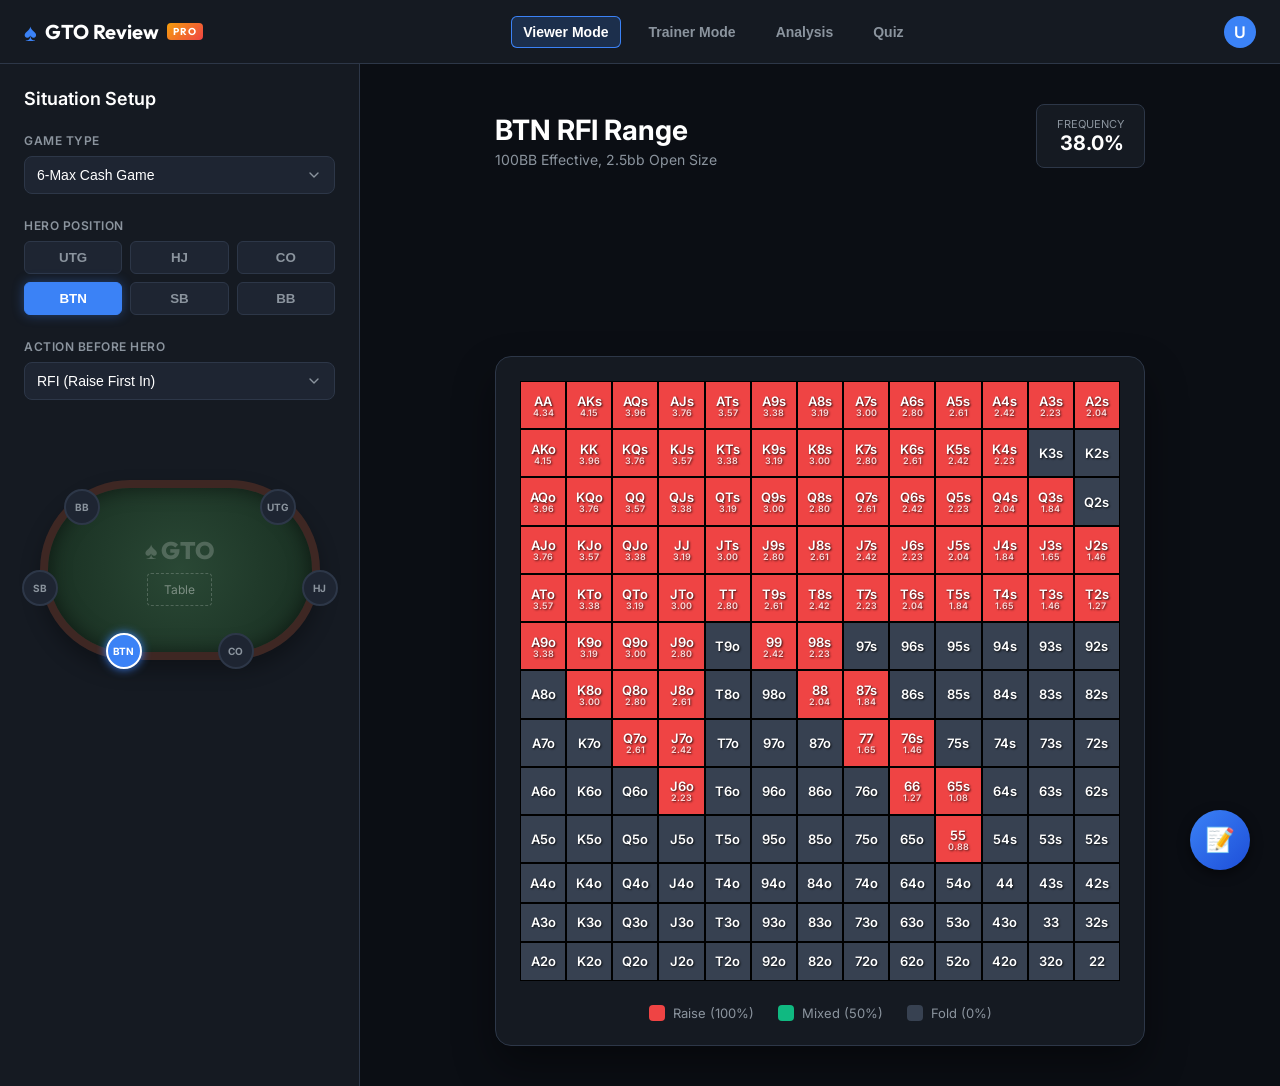
<file: index.html>
<!DOCTYPE html>
<html lang="zh-TW">
<head>
    <meta charset="UTF-8">
    <meta name="viewport" content="width=device-width, initial-scale=1.0">
    <title>GTO Review Pro</title>
    <link rel="preconnect" href="https://fonts.googleapis.com">
    <link rel="preconnect" href="https://fonts.gstatic.com" crossorigin>
    <link href="https://fonts.googleapis.com/css2?family=Inter:wght@300;400;600;800&family=Outfit:wght@400;700&display=swap" rel="stylesheet">
    <link rel="stylesheet" href="styles/index.css">
</head>
<body>
    <header class="app-header">
        <div class="logo">
            <span class="logo-icon">♠️</span> GTO Review <span class="badge">Pro</span>
        </div>
        <nav class="main-nav">
            <button class="nav-btn active" id="nav-viewer">Viewer Mode</button>
            <button class="nav-btn" id="nav-trainer">Trainer Mode</button>
            <button class="nav-btn" id="nav-analysis">Analysis</button>
            <button class="nav-btn" id="nav-quiz">Quiz</button>
        </nav>
        <div class="user-profile">
            <div class="avatar">U</div>
        </div>
    </header>

    <main class="app-container">
        <!-- Left Panel: Settings & Table -->
        <section class="left-panel">
            <div class="panel-header">
                <h2>Situation Setup</h2>
            </div>
            
            <div class="control-group">
                <label>Game Type</label>
                <select class="premium-select" id="game-type">
                    <option value="6MAX">6-Max Cash Game</option>
                    <option value="9MAX">9-Max Full Ring</option>
                    <option value="MTT_20BB">MTT 20BB</option>
                    <option value="MTT_40BB">MTT 40BB</option>
                </select>
            </div>

            <div class="control-group">
                <label>Hero Position</label>
                <div class="position-selector" id="position-selector">
                    <button class="pos-btn" data-pos="UTG">UTG</button>
                    <button class="pos-btn" data-pos="UTG1" style="display:none;">UTG+1</button>
                    <button class="pos-btn" data-pos="UTG2" style="display:none;">UTG+2</button>
                    <button class="pos-btn" data-pos="LJ" style="display:none;">LJ</button>
                    <button class="pos-btn" data-pos="HJ">HJ</button>
                    <button class="pos-btn" data-pos="CO">CO</button>
                    <button class="pos-btn active" data-pos="BTN">BTN</button>
                    <button class="pos-btn" data-pos="SB">SB</button>
                    <button class="pos-btn" data-pos="BB">BB</button>
                </div>
            </div>

            <div class="control-group">
                <label>Action Before Hero</label>
                <select class="premium-select" id="action-before">
                    <option value="RFI">RFI (Raise First In)</option>
                    <option value="VS_OPEN">vs Open</option>
                    <option value="VS_3BET">vs 3-Bet</option>
                </select>
            </div>

            <!-- Mini Poker Table Graphic -->
            <div class="poker-table-container">
                <div class="poker-table is-6max">
                    <div class="table-felt">
                        <div class="table-logo">♠️ GTO</div>
                        <div class="community-cards placeholder">
                            <span>Table</span>
                        </div>
                    </div>
                    <!-- Seats -->
                    <div class="seat utg" data-pos="UTG">UTG</div>
                    <div class="seat utg1" data-pos="UTG1" style="display:none;">U1</div>
                    <div class="seat utg2" data-pos="UTG2" style="display:none;">U2</div>
                    <div class="seat lj" data-pos="LJ" style="display:none;">LJ</div>
                    <div class="seat hj" data-pos="HJ">HJ</div>
                    <div class="seat co" data-pos="CO">CO</div>
                    <div class="seat btn active" data-pos="BTN">BTN</div>
                    <div class="seat sb" data-pos="SB">SB</div>
                    <div class="seat bb" data-pos="BB">BB</div>
                </div>
            </div>
        </section>

        <!-- Right Panel -->
        <section class="right-panel">
            
            <!-- VIEWER MODE -->
            <div id="viewer-view">
                <div class="matrix-header">
                    <div>
                        <h2 id="current-range-title">BTN RFI Range</h2>
                        <p class="subtitle" id="range-subtitle">100BB Effective, 2.5bb Open Size</p>
                    </div>
                    <div class="range-stats">
                        <div class="stat-box">
                            <span class="stat-label">Frequency</span>
                            <span class="stat-value" id="raise-freq">0.0%</span>
                        </div>
                    </div>
                </div>

                <!-- Hover Details Panel -->
                <div class="hover-details" id="hover-details" style="margin-top: 0; margin-bottom: 24px;">
                    <div style="display: flex; justify-content: space-between; align-items: center; margin-bottom: 12px;">
                        <div class="hover-hand" style="margin-bottom: 0;">Select a hand</div>
                        <div style="text-align: right;">
                            <div class="hover-equity" id="hover-equity" style="font-size: 12px; color: var(--text-secondary); margin-bottom: 2px;">Win Rate: --%</div>
                            <div class="hover-ev" id="hover-ev" style="font-size: 14px; font-weight: 700; color: #10B981;">EV: +0.00</div>
                        </div>
                    </div>
                    <div class="hover-actions">
                        <div class="action-bar-container">
                            <div class="action-bar-label">Raise</div>
                            <div class="action-bar-bg">
                                <div class="action-bar-fill fill-raise" style="width: 0%" id="hover-raise-fill"></div>
                            </div>
                            <div class="action-bar-pct" id="hover-raise-pct">0%</div>
                        </div>
                        <div class="action-bar-container">
                            <div class="action-bar-label">Fold</div>
                            <div class="action-bar-bg">
                                <div class="action-bar-fill fill-fold" style="width: 100%" id="hover-fold-fill"></div>
                            </div>
                            <div class="action-bar-pct" id="hover-fold-pct">100%</div>
                        </div>
                    </div>
                </div>

                <div class="matrix-container">
                    <div class="range-matrix" id="range-matrix">
                        <!-- Matrix cells will be generated by JS -->
                    </div>
                    <div class="legend">
                        <div class="legend-item">
                            <div class="color-box color-raise"></div>
                            <span>Raise (100%)</span>
                        </div>
                        <div class="legend-item">
                            <div class="color-box color-mixed"></div>
                            <span>Mixed (50%)</span>
                        </div>
                        <div class="legend-item">
                            <div class="color-box color-fold"></div>
                            <span>Fold (0%)</span>
                        </div>
                    </div>
                </div>
            </div>

            <!-- TRAINER MODE -->
            <div id="trainer-view" class="hidden">
                <div class="trainer-header">
                    <h2>Trainer Mode</h2>
                    <div class="header-stats">
                        <select class="premium-select" id="trainer-timer-setting" style="margin-right: 16px; padding: 4px 12px; font-size: 13px; min-width: 130px; height: 32px; background-color: var(--bg-main);">
                            <option value="100">10s (Blitz)</option>
                            <option value="300">30s (Standard)</option>
                            <option value="600">60s (Thinker)</option>
                            <option value="999999">Infinite</option>
                        </select>
                        <div class="streak-board hidden" id="streak-board">
                            🔥 <span id="trainer-streak">0</span>
                        </div>
                        <div class="score-board">
                            Score: <span id="trainer-score">0</span> / <span id="trainer-total">0</span>
                        </div>
                    </div>
                </div>
                <div class="trainer-board">
                    <div class="timer-container" id="timer-container">
                        <div class="timer-bar" id="timer-bar"></div>
                    </div>
                    <div class="scenario-badge" id="trainer-scenario">Scenario...</div>
                    
                    <div class="playing-cards board-cards hidden" id="trainer-board">
                        <!-- Flop/Turn/River cards injected by JS -->
                    </div>
                    
                    <div class="playing-cards" id="trainer-cards">
                        <!-- Hole cards injected by JS -->
                    </div>
                    <div class="hand-name" id="trainer-hand-name">-</div>
                </div>

                <div class="trainer-controls">
                    <button class="action-btn bet-btn hidden" id="btn-bet">Bet</button>
                    <button class="action-btn call-btn hidden" id="btn-check">Check</button>
                    <button class="action-btn raise-btn" id="btn-raise">Raise</button>
                    <button class="action-btn call-btn" id="btn-call">Call</button>
                    <button class="action-btn fold-btn" id="btn-fold">Fold</button>
                </div>

                <div class="trainer-feedback hidden" id="trainer-feedback">
                    <h3 id="feedback-title">Feedback</h3>
                    <p id="feedback-desc">-</p>
                    <button class="next-btn" id="btn-next">Next Hand</button>
                </div>
            </div>

            <!-- QUIZ MODE -->
            <div id="quiz-view" class="hidden">
                <div class="trainer-header">
                    <h2>Probability Quiz</h2>
                    <div class="header-stats">
                        <div class="score-board">
                            Score: <span id="quiz-score">0</span> / <span id="quiz-total">0</span>
                        </div>
                    </div>
                </div>
                <div class="trainer-board">
                    <div class="scenario-badge" id="quiz-scenario">Scenario</div>
                    <p class="quiz-question" id="quiz-question-text">Question?</p>
                    <div class="playing-cards board-cards" id="quiz-board"></div>
                    <div class="playing-cards" id="quiz-hand"></div>
                </div>
                <div class="quiz-controls" id="quiz-options">
                    <!-- Options injected by JS -->
                </div>
                <div class="trainer-feedback hidden" id="quiz-feedback">
                    <h3 id="quiz-feedback-title">Result</h3>
                    <p id="quiz-feedback-desc">Explanation.</p>
                    <button class="next-btn" id="btn-quiz-next">Next Question</button>
                </div>
            </div>

            <!-- ANALYSIS MODE -->
            <div id="analysis-view" class="hidden">
                <div class="analysis-header" style="display: flex; justify-content: space-between; align-items: center; width: 100%; max-width: 700px;">
                    <h2>Mistake Analysis (Weakness Report)</h2>
                    <button class="action-btn" id="btn-clear-mistakes" style="font-size: 14px; padding: 6px 12px; background: #EF4444; border: none; max-width: 150px; flex: none; box-shadow: none;">Clear History</button>
                </div>
                <div class="analysis-content" id="analysis-report" style="margin-bottom: 40px; width: 100%; max-width: 700px;">
                    <!-- Injected by JS -->
                </div>

                <div class="analysis-header" style="border-top: 1px solid var(--border-color); padding-top: 32px;">
                    <h2>Custom Range Editor</h2>
                    <div class="editor-controls">
                        <select class="premium-select" id="edit-action">
                            <option value="100">Raise (100%)</option>
                            <option value="50">Mixed (50%)</option>
                            <option value="0">Fold (0%)</option>
                        </select>
                        <button class="action-btn" id="btn-save-range">Save Range</button>
                        <button class="action-btn" id="btn-clear-range">Clear</button>
                    </div>
                </div>
                <div class="matrix-container">
                    <div class="range-matrix" id="edit-matrix">
                        <!-- Matrix cells will be generated by JS -->
                    </div>
                </div>
            </div>

        </section>
        
        <!-- Floating Notes Widget -->
        <button class="floating-btn" id="btn-toggle-notes" title="Study Scratchpad">📝</button>
        <div class="notes-panel" id="notes-panel">
            <div class="notes-header">
                <h3>Study Scratchpad</h3>
                <button id="btn-close-notes">✕</button>
            </div>
            <textarea id="notes-textarea" placeholder="Jot down your opponent reads, math calculations, or insights here... (Auto-saves to local storage)"></textarea>
        </div>
    </main>

    <!-- Data -->
    <script src="data/preflop_ranges.js"></script>
    <script src="data/postflop_scenarios.js"></script>
    
    <!-- Modules -->
    <script src="src/core.js"></script>
    <script src="src/viewer.js"></script>
    <script src="src/editor.js"></script>
    <script src="src/analysis.js"></script>
    <script src="src/trainer.js"></script>
    <script src="src/quiz.js"></script>
    <script src="src/notes.js"></script>
</body>
</html>
</file>
<file: styles/index.css>
:root {
    --bg-main: #0B0E14;
    --bg-panel: #151A22;
    --bg-card: #1E2532;
    --text-primary: #FFFFFF;
    --text-secondary: #8B949E;
    --accent-blue: #3B82F6;
    --accent-blue-hover: #60A5FA;
    --border-color: #2D3748;
    
    /* Range Colors */
    --color-raise: #EF4444; /* Red for raise */
    --color-mixed: #10B981; /* Green for call/mixed */
    --color-fold: #374151;  /* Gray for fold */

    --color-suit-s: #3B82F6;
    --color-suit-h: #EF4444;
    --color-suit-d: #F59E0B;
    --color-suit-c: #10B981;
}

* {
    box-sizing: border-box;
    margin: 0;
    padding: 0;
}

body {
    font-family: 'Inter', sans-serif;
    background-color: var(--bg-main);
    color: var(--text-primary);
    min-height: 100vh;
    display: flex;
    flex-direction: column;
}

/* Header */
.app-header {
    height: 64px;
    background-color: var(--bg-panel);
    border-bottom: 1px solid var(--border-color);
    display: flex;
    align-items: center;
    justify-content: space-between;
    padding: 0 24px;
}

.logo {
    font-family: 'Outfit', sans-serif;
    font-weight: 700;
    font-size: 20px;
    display: flex;
    align-items: center;
    gap: 8px;
}

.logo-icon {
    color: var(--accent-blue);
    font-size: 24px;
}

.badge {
    background: linear-gradient(135deg, #F59E0B, #EF4444);
    font-size: 10px;
    padding: 2px 6px;
    border-radius: 4px;
    text-transform: uppercase;
    letter-spacing: 1px;
}

.main-nav {
    display: flex;
    gap: 16px;
}

.nav-btn {
    background: transparent;
    border: none;
    color: var(--text-secondary);
    font-size: 14px;
    font-weight: 600;
    cursor: pointer;
    padding: 8px 12px;
    border-radius: 6px;
    transition: all 0.2s ease;
}

.nav-btn:hover {
    color: var(--text-primary);
    background: rgba(255, 255, 255, 0.05);
}

.nav-btn.active {
    color: var(--text-primary);
    background: rgba(59, 130, 246, 0.2);
    box-shadow: inset 0 0 0 1px var(--accent-blue);
}

.user-profile .avatar {
    width: 32px;
    height: 32px;
    border-radius: 50%;
    background-color: var(--accent-blue);
    display: flex;
    align-items: center;
    justify-content: center;
    font-weight: 600;
}

/* Main Layout */
.app-container {
    display: flex;
    flex: 1;
    overflow: hidden;
}

/* Left Panel */
.left-panel {
    width: 360px;
    background-color: var(--bg-panel);
    border-right: 1px solid var(--border-color);
    padding: 24px;
    display: flex;
    flex-direction: column;
    gap: 24px;
    overflow-y: auto;
}

.panel-header h2 {
    font-size: 18px;
    font-weight: 600;
}

.control-group {
    display: flex;
    flex-direction: column;
    gap: 8px;
}

.control-group label {
    font-size: 12px;
    color: var(--text-secondary);
    text-transform: uppercase;
    letter-spacing: 0.5px;
    font-weight: 600;
}

.premium-select {
    background-color: var(--bg-card);
    border: 1px solid var(--border-color);
    color: var(--text-primary);
    padding: 10px 12px;
    border-radius: 8px;
    font-size: 14px;
    outline: none;
    cursor: pointer;
    transition: border-color 0.2s;
    appearance: none;
    background-image: url("data:image/svg+xml;charset=UTF-8,%3csvg xmlns='http://www.w3.org/2000/svg' viewBox='0 0 24 24' fill='none' stroke='%238B949E' stroke-width='2' stroke-linecap='round' stroke-linejoin='round'%3e%3cpolyline points='6 9 12 15 18 9'%3e%3c/polyline%3e%3c/svg%3e");
    background-repeat: no-repeat;
    background-position: right 12px center;
    background-size: 16px;
}

.premium-select:focus {
    border-color: var(--accent-blue);
}

.premium-select:disabled {
    opacity: 0.5;
    cursor: not-allowed;
}

.position-selector {
    display: grid;
    grid-template-columns: repeat(3, 1fr);
    gap: 8px;
}

.pos-btn {
    background-color: var(--bg-card);
    border: 1px solid var(--border-color);
    color: var(--text-secondary);
    padding: 8px;
    border-radius: 6px;
    cursor: pointer;
    font-weight: 600;
    transition: all 0.2s;
}

.pos-btn:hover {
    background-color: rgba(255, 255, 255, 0.05);
}

.pos-btn.active {
    background-color: var(--accent-blue);
    color: white;
    border-color: var(--accent-blue);
    box-shadow: 0 0 12px rgba(59, 130, 246, 0.4);
}

/* Poker Table UI */
.poker-table-container {
    margin-top: 32px;
    padding-top: 24px;
    padding-bottom: 24px;
    display: flex;
    justify-content: center;
}

.poker-table {
    position: relative;
    width: 280px;
    height: 180px;
}

.table-felt {
    width: 100%;
    height: 100%;
    background: radial-gradient(circle, #2A4835 0%, #172D20 100%);
    border-radius: 90px;
    border: 8px solid #3E2723;
    box-shadow: inset 0 0 20px rgba(0,0,0,0.5), 0 10px 20px rgba(0,0,0,0.3);
    display: flex;
    flex-direction: column;
    align-items: center;
    justify-content: center;
}

.table-logo {
    opacity: 0.2;
    font-family: 'Outfit', sans-serif;
    font-weight: 800;
    font-size: 24px;
    margin-bottom: 8px;
}

.community-cards.placeholder {
    border: 1px dashed rgba(255,255,255,0.2);
    border-radius: 4px;
    padding: 8px 16px;
    font-size: 12px;
    color: rgba(255,255,255,0.4);
}

.seat {
    position: absolute;
    width: 36px;
    height: 36px;
    background-color: var(--bg-card);
    border: 2px solid var(--border-color);
    border-radius: 50%;
    display: flex;
    align-items: center;
    justify-content: center;
    font-size: 10px;
    font-weight: bold;
    color: var(--text-secondary);
    transition: all 0.3s;
}

.seat.active {
    background-color: var(--accent-blue);
    border-color: white;
    color: white;
    box-shadow: 0 0 10px var(--accent-blue);
}

/* Seat positions */
.seat {
    position: absolute;
    width: 36px;
    height: 36px;
    background-color: var(--bg-card);
    border: 2px solid var(--border-color);
    border-radius: 50%;
    display: flex;
    align-items: center;
    justify-content: center;
    font-size: 10px;
    font-weight: bold;
    color: var(--text-secondary);
    transition: all 0.3s;
    margin-left: -18px; /* Center adjustment */
    margin-top: -18px;
}

.seat.active {
    background-color: var(--accent-blue);
    border-color: white;
    color: white;
    box-shadow: 0 0 10px var(--accent-blue);
}

/* Base default positions (fallback) */
.utg { top: 10%; left: 85%; }
.utg1 { top: 30%; left: 100%; }
.utg2 { top: 60%; left: 100%; }
.lj { bottom: 10%; left: 85%; }
.hj { bottom: -10px; left: 70%; }
.co { bottom: -10px; left: 30%; }
.btn { bottom: 10%; left: 15%; }
.sb { top: 60%; left: 0%; }
.bb { top: 30%; left: 0%; }

/* 6-Max Layout */
.poker-table.is-6max .bb { top: 15%; left: 15%; }
.poker-table.is-6max .sb { top: 60%; left: 0%; }
.poker-table.is-6max .btn { top: 95%; left: 30%; }
.poker-table.is-6max .co { top: 95%; left: 70%; }
.poker-table.is-6max .hj { top: 60%; left: 100%; }
.poker-table.is-6max .utg { top: 15%; left: 85%; }

/* 9-Max Layout */
.poker-table.is-9max .bb { top: 15%; left: 15%; }
.poker-table.is-9max .sb { top: 40%; left: 0%; }
.poker-table.is-9max .btn { top: 75%; left: 5%; }
.poker-table.is-9max .co { top: 95%; left: 30%; }
.poker-table.is-9max .hj { top: 95%; left: 70%; }
.poker-table.is-9max .lj { top: 75%; left: 95%; }
.poker-table.is-9max .utg2 { top: 40%; left: 100%; }
.poker-table.is-9max .utg1 { top: 15%; left: 85%; }
.poker-table.is-9max .utg { top: 0%; left: 50%; }


/* Right Panel */
.right-panel {
    flex: 1;
    padding: 40px;
    display: flex;
    flex-direction: column;
    align-items: center;
    overflow-y: auto;
}

.matrix-header {
    width: 100%;
    max-width: 700px;
    display: flex;
    justify-content: space-between;
    align-items: flex-end;
    margin-bottom: 24px;
}

.matrix-header h2 {
    font-size: 28px;
    font-weight: 700;
    margin-bottom: 4px;
}

.subtitle {
    color: var(--text-secondary);
    font-size: 14px;
}

.stat-box {
    background: var(--bg-panel);
    border: 1px solid var(--border-color);
    padding: 12px 20px;
    border-radius: 8px;
    display: flex;
    flex-direction: column;
    align-items: flex-end;
}

.stat-label {
    font-size: 11px;
    color: var(--text-secondary);
    text-transform: uppercase;
}

.stat-value {
    font-size: 20px;
    font-weight: 700;
    color: var(--text-primary);
}

.matrix-container {
    background: var(--bg-panel);
    padding: 24px;
    border-radius: 16px;
    border: 1px solid var(--border-color);
    box-shadow: 0 20px 40px rgba(0,0,0,0.4);
}

.range-matrix {
    display: grid;
    grid-template-columns: repeat(13, 1fr);
    gap: 2px;
    width: 600px;
    height: 600px;
    background-color: #000;
    border: 1px solid #000;
}

.hand-cell {
    position: relative;
    background-color: var(--color-fold);
    display: flex;
    align-items: center;
    justify-content: center;
    font-size: 13px;
    font-weight: 600;
    cursor: pointer;
    user-select: none;
    transition: transform 0.1s;
    overflow: hidden;
}

.hand-cell:hover {
    transform: scale(1.1);
    z-index: 10;
    box-shadow: 0 0 10px rgba(0,0,0,0.5);
    border-radius: 4px;
}

.hand-cell .fill {
    position: absolute;
    bottom: 0;
    left: 0;
    width: 100%;
    background-color: var(--color-raise);
    z-index: 1;
}

.hand-cell span {
    position: relative;
    z-index: 2;
    text-shadow: 1px 1px 2px rgba(0,0,0,0.8);
}

/* Legend */
.legend {
    display: flex;
    justify-content: center;
    gap: 24px;
    margin-top: 24px;
}

.legend-item {
    display: flex;
    align-items: center;
    gap: 8px;
    font-size: 13px;
    color: var(--text-secondary);
}

.color-box {
    width: 16px;
    height: 16px;
    border-radius: 4px;
}

.color-raise { background-color: var(--color-raise); }
.color-mixed { background-color: var(--color-mixed); }
.color-fold { background-color: var(--color-fold); }

/* Hover Details Panel */
.hover-details {
    margin-top: 32px;
    width: 100%;
    max-width: 700px;
    background: var(--bg-panel);
    border: 1px solid var(--border-color);
    border-radius: 12px;
    padding: 24px;
    display: flex;
    align-items: center;
    gap: 32px;
    opacity: 0;
    transition: opacity 0.2s;
}

.hover-details.visible {
    opacity: 1;
}

.hover-hand {
    font-size: 32px;
    font-weight: 800;
    width: 100px;
    text-align: center;
}

.hover-actions {
    flex: 1;
    display: flex;
    flex-direction: column;
    gap: 12px;
}

.action-bar-container {
    display: flex;
    align-items: center;
    gap: 16px;
}

.action-bar-label {
    width: 60px;
    font-size: 14px;
    font-weight: 600;
}

.action-bar-bg {
    flex: 1;
    height: 12px;
    background-color: var(--bg-card);
    border-radius: 6px;
    overflow: hidden;
}

.action-bar-fill {
    height: 100%;
    transition: width 0.3s ease;
}

.fill-raise { background-color: var(--color-raise); }
.fill-fold { background-color: var(--color-fold); }

.action-bar-pct {
    width: 40px;
    text-align: right;
    font-size: 14px;
    font-weight: 600;
}

/* =========================================
   Trainer Mode Styles
   ========================================= */

.hidden {
    display: none !important;
}

#trainer-view {
    width: 100%;
    max-width: 800px;
    display: flex;
    flex-direction: column;
    align-items: center;
    gap: 40px;
}

.trainer-header {
    width: 100%;
    display: flex;
    justify-content: space-between;
    align-items: center;
}

.trainer-header h2 {
    font-size: 28px;
    font-weight: 800;
    color: var(--accent-blue);
}

.header-stats {
    display: flex;
    gap: 16px;
    align-items: center;
}

.score-board {
    background: var(--bg-card);
    border: 1px solid var(--border-color);
    padding: 12px 24px;
    border-radius: 12px;
    font-size: 18px;
    font-weight: 700;
    box-shadow: 0 4px 12px rgba(0,0,0,0.2);
}

.streak-board {
    background: linear-gradient(135deg, rgba(239, 68, 68, 0.1), rgba(245, 158, 11, 0.1));
    border: 1px solid #F59E0B;
    color: #F59E0B;
    padding: 12px 20px;
    border-radius: 12px;
    font-size: 18px;
    font-weight: 800;
    box-shadow: 0 0 15px rgba(245, 158, 11, 0.2);
    animation: pulse 2s infinite;
}

@keyframes pulse {
    0% { box-shadow: 0 0 15px rgba(245, 158, 11, 0.2); }
    50% { box-shadow: 0 0 25px rgba(245, 158, 11, 0.5); }
    100% { box-shadow: 0 0 15px rgba(245, 158, 11, 0.2); }
}

#trainer-score {
    color: var(--color-mixed); /* Green */
}

/* Board Area */
.trainer-board {
    position: relative;
    display: flex;
    flex-direction: column;
    align-items: center;
    gap: 24px;
    background: radial-gradient(circle at top, #1E2532 0%, #151A22 100%);
    border: 1px solid var(--border-color);
    border-radius: 24px;
    padding: 48px;
    width: 100%;
    box-shadow: 0 20px 40px rgba(0,0,0,0.4);
    overflow: hidden;
}

.timer-container {
    position: absolute;
    top: 0;
    left: 0;
    width: 100%;
    height: 6px;
    background-color: var(--bg-main);
}

.timer-bar {
    height: 100%;
    width: 100%;
    background-color: var(--color-mixed); /* Starts green */
    transition: width 0.1s linear, background-color 0.5s ease;
}

.scenario-badge {
    background: rgba(59, 130, 246, 0.1);
    color: var(--accent-blue-hover);
    border: 1px solid var(--accent-blue);
    padding: 8px 16px;
    border-radius: 20px;
    font-weight: 600;
    font-size: 16px;
    letter-spacing: 1px;
}

/* Playing Cards */
.playing-cards {
    display: flex;
    gap: 16px;
}

.card {
    width: 100px;
    height: 140px;
    background-color: white;
    border-radius: 12px;
    display: flex;
    align-items: center;
    justify-content: center;
    font-size: 40px;
    font-weight: 800;
    box-shadow: 0 10px 20px rgba(0,0,0,0.3);
    border: 1px solid #E5E7EB;
    /* Basic colors, JS will override specific suits */
    color: #111827; 
}

.card.red {
    color: var(--color-suit-h);
}
.card.black {
    color: #111827;
}

.hand-name {
    font-size: 24px;
    font-weight: 700;
    color: var(--text-secondary);
}

/* Controls */
.trainer-controls {
    display: flex;
    gap: 24px;
    width: 100%;
    justify-content: center;
}

.action-btn {
    flex: 1;
    max-width: 200px;
    padding: 16px 24px;
    font-size: 20px;
    font-weight: 700;
    border: none;
    border-radius: 12px;
    cursor: pointer;
    transition: all 0.2s ease;
    text-transform: uppercase;
    letter-spacing: 1px;
    color: white;
}

.action-btn:active {
    transform: translateY(2px);
}

.raise-btn {
    background: linear-gradient(135deg, #EF4444, #B91C1C);
    box-shadow: 0 8px 16px rgba(239, 68, 68, 0.2);
}
.raise-btn:hover { background: linear-gradient(135deg, #F87171, #DC2626); }

.call-btn {
    background: linear-gradient(135deg, #10B981, #047857);
    box-shadow: 0 8px 16px rgba(16, 185, 129, 0.2);
}
.call-btn:hover { background: linear-gradient(135deg, #34D399, #059669); }

.fold-btn {
    background: linear-gradient(135deg, #4B5563, #374151);
    box-shadow: 0 8px 16px rgba(75, 85, 99, 0.2);
}
.fold-btn:hover { background: linear-gradient(135deg, #6B7280, #4B5563); }

/* Feedback */
.trainer-feedback {
    background: var(--bg-card);
    border: 1px solid var(--border-color);
    padding: 24px;
    border-radius: 16px;
    text-align: center;
    width: 100%;
    animation: slideUp 0.3s ease-out;
}

.trainer-feedback.correct {
    border-color: var(--color-mixed);
    box-shadow: 0 0 20px rgba(16, 185, 129, 0.2);
}
.trainer-feedback.correct h3 { color: var(--color-mixed); }

.trainer-feedback.incorrect {
    border-color: var(--color-raise);
    box-shadow: 0 0 20px rgba(239, 68, 68, 0.2);
}
.trainer-feedback.incorrect h3 { color: var(--color-raise); }

.trainer-feedback h3 {
    font-size: 24px;
    margin-bottom: 8px;
}

.trainer-feedback p {
    color: var(--text-secondary);
    font-size: 16px;
    margin-bottom: 24px;
}

.next-btn {
    background-color: var(--accent-blue);
    color: white;
    border: none;
    padding: 12px 32px;
    font-size: 16px;
    font-weight: 600;
    border-radius: 8px;
    cursor: pointer;
    transition: background-color 0.2s;
}
.next-btn:hover { background-color: var(--accent-blue-hover); }

@keyframes slideUp {
    from { opacity: 0; transform: translateY(20px); }
    to { opacity: 1; transform: translateY(0); }
}

/* =========================================
   Analysis Mode Styles
   ========================================= */

#analysis-view {
    width: 100%;
    max-width: 800px;
    display: flex;
    flex-direction: column;
    align-items: center;
    gap: 24px;
}

.analysis-header {
    width: 100%;
    max-width: 700px;
    display: flex;
    justify-content: space-between;
    align-items: center;
    margin-bottom: 24px;
}

.analysis-header h2 {
    font-size: 28px;
    font-weight: 800;
    color: var(--accent-blue);
}

.editor-controls {
    display: flex;
    gap: 12px;
    align-items: center;
}

.editor-controls .action-btn {
    padding: 10px 16px;
    font-size: 14px;
    max-width: none;
    flex: none;
    background: var(--bg-card);
    border: 1px solid var(--border-color);
    box-shadow: none;
}

.editor-controls .action-btn:hover {
    background: rgba(255, 255, 255, 0.1);
}

.editor-controls #btn-save-range {
    background: linear-gradient(135deg, #10B981, #047857);
    border: none;
}

.editor-controls #btn-save-range:hover {
    background: linear-gradient(135deg, #34D399, #059669);
}

.editor-controls #btn-clear-range {
    background: linear-gradient(135deg, #EF4444, #B91C1C);
    border: none;
}

.editor-controls #btn-clear-range:hover {
    background: linear-gradient(135deg, #F87171, #DC2626);
}

/* Floating Notes Widget */
.floating-btn {
    position: fixed;
    bottom: 30px;
    right: 30px;
    width: 60px;
    height: 60px;
    border-radius: 50%;
    background: linear-gradient(135deg, var(--accent-blue), #1D4ED8);
    color: white;
    font-size: 24px;
    border: none;
    cursor: pointer;
    box-shadow: 0 4px 12px rgba(0,0,0,0.5);
    z-index: 1000;
    transition: transform 0.2s, box-shadow 0.2s;
    display: flex;
    align-items: center;
    justify-content: center;
}

.floating-btn:hover {
    transform: scale(1.1);
    box-shadow: 0 6px 16px rgba(0,0,0,0.7);
}

.notes-panel {
    position: fixed;
    bottom: 100px;
    right: 30px;
    width: 350px;
    height: 400px;
    background: var(--bg-card);
    border: 1px solid var(--border-color);
    border-radius: 12px;
    box-shadow: 0 10px 25px rgba(0,0,0,0.6);
    display: flex;
    flex-direction: column;
    z-index: 999;
    transform: translateY(20px);
    opacity: 0;
    pointer-events: none;
    transition: transform 0.3s cubic-bezier(0.175, 0.885, 0.32, 1.275), opacity 0.3s;
}

.notes-panel.visible {
    transform: translateY(0);
    opacity: 1;
    pointer-events: auto;
}

.notes-header {
    display: flex;
    justify-content: space-between;
    align-items: center;
    padding: 12px 16px;
    border-bottom: 1px solid var(--border-color);
    background: rgba(0,0,0,0.2);
    border-radius: 12px 12px 0 0;
}

.notes-header h3 {
    font-size: 16px;
    margin: 0;
    color: var(--text-primary);
}

.notes-header button {
    background: none;
    border: none;
    color: var(--text-secondary);
    font-size: 18px;
    cursor: pointer;
}

.notes-header button:hover {
    color: var(--text-primary);
}

#notes-textarea {
    flex: 1;
    width: 100%;
    background: transparent;
    border: none;
    padding: 16px;
    color: var(--text-primary);
    font-family: inherit;
    font-size: 14px;
    line-height: 1.5;
    resize: none;
    outline: none;
}

#notes-textarea::placeholder {
    color: var(--text-secondary);
    opacity: 0.5;
}

/* Cell subtext (EV/Frequency) styling */
.hand-cell {
    flex-direction: column !important;
}

.cell-pct {
    font-size: 9px;
    opacity: 0.8;
    margin-top: -2px;
    z-index: 2;
    pointer-events: none;
}
</file>
